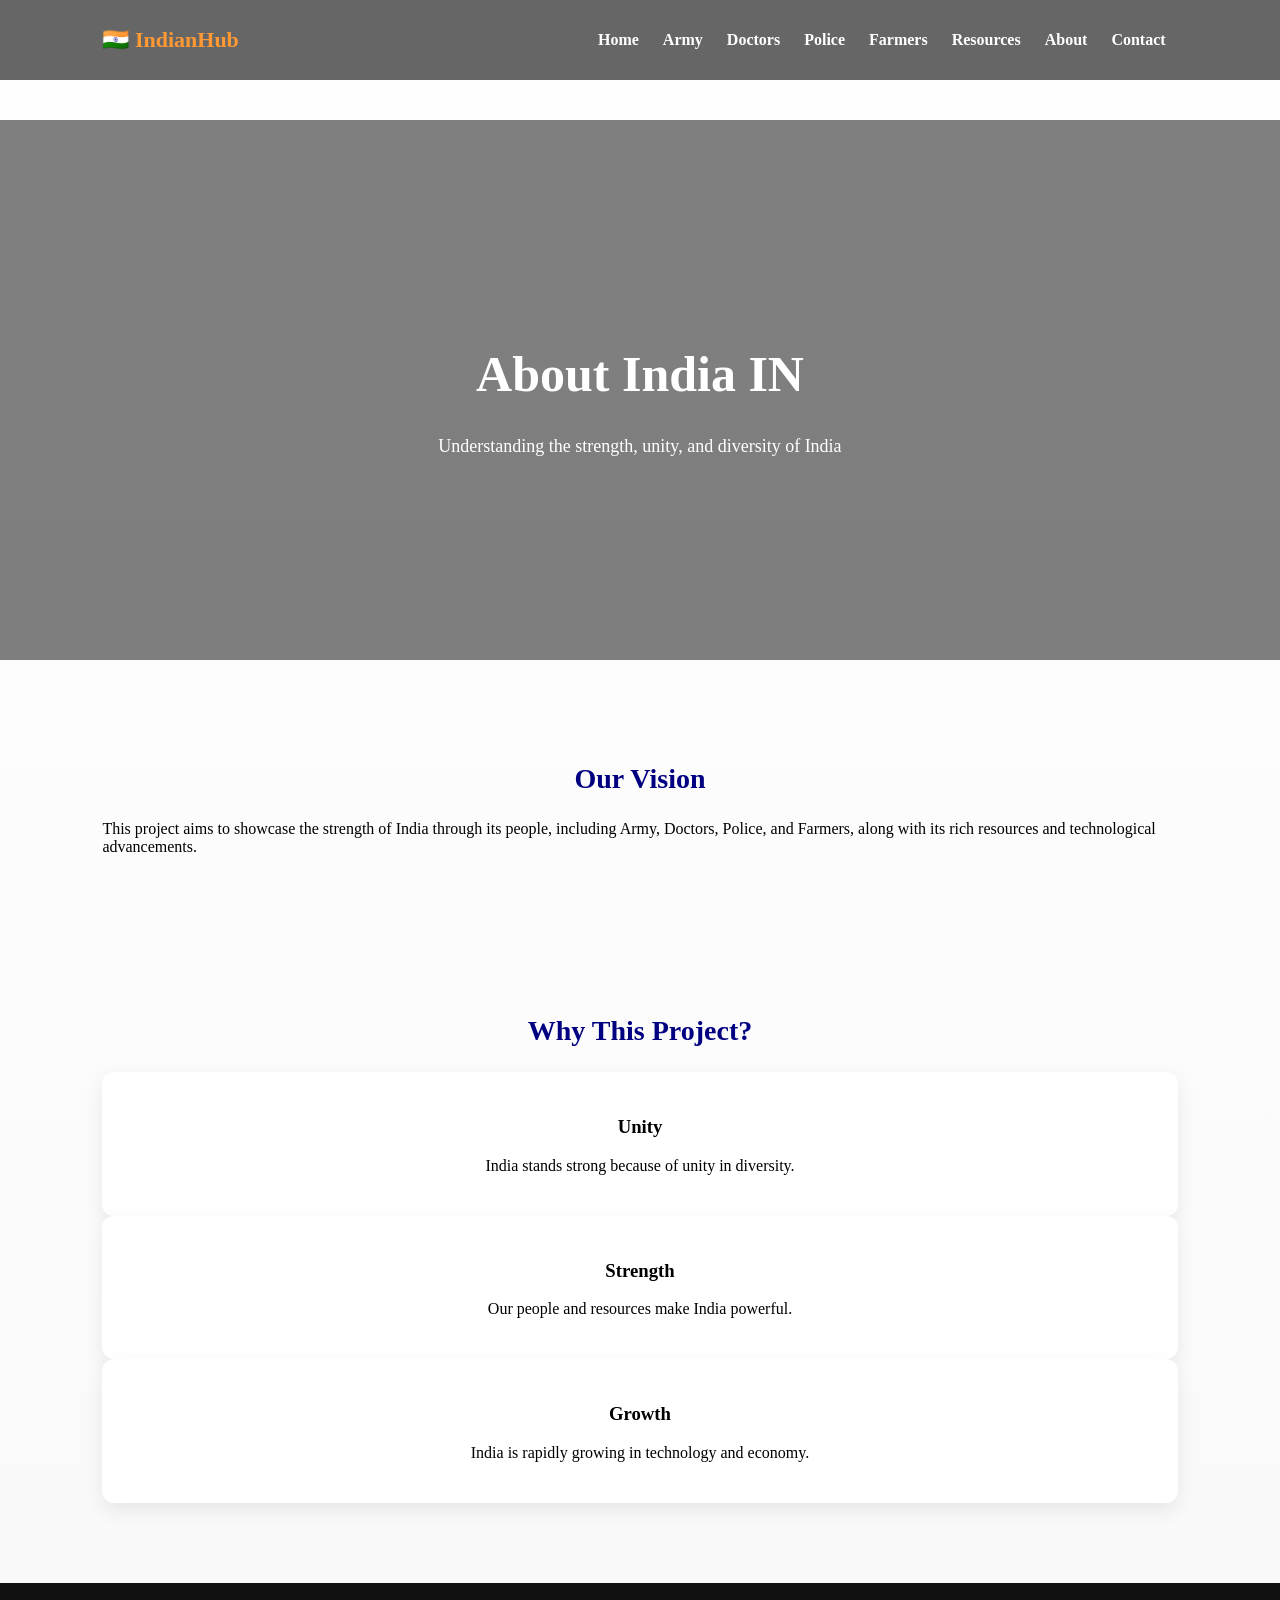
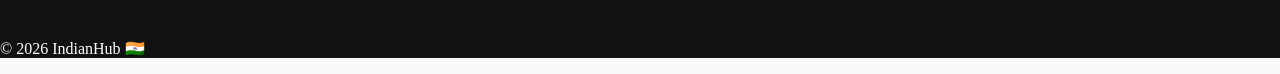
<file: about.html>
<!DOCTYPE html>
<html>
<head>
<title>About - IndianHub</title>
<link rel="stylesheet" href="style.css">
</head>
<body>

<!-- NAVBAR -->
<nav class="navbar">
    <div class="logo">🇮🇳 IndianHub</div>
    <ul class="nav-links">
        <li><a href="index.html">Home</a></li>
        <li><a href="army.html">Army</a></li>
        <li><a href="doctor.html">Doctors</a></li>
        <li><a href="police.html">Police</a></li>
        <li><a href="farmer.html">Farmers</a></li>
        <li><a href="resources.html">Resources</a></li>
        <li><a href="about.html">About</a></li>
        <li><a href="contact.html">Contact</a></li>
    </ul>
</nav>

<!-- HERO -->
<section class="hero about-hero">
    <h1>About India IN</h1>
    <p>Understanding the strength, unity, and diversity of India</p>
</section>

<!-- CONTENT -->
<section class="section">
    <h2>Our Vision</h2>
    <p>
        This project aims to showcase the strength of India through its people, 
        including Army, Doctors, Police, and Farmers, along with its rich resources 
        and technological advancements.
    </p>
</section>

<section class="section">
    <h2>Why This Project?</h2>
    <div class="grid">
        <div class="card">
            <h3>Unity</h3>
            <p>India stands strong because of unity in diversity.</p>
        </div>

        <div class="card">
            <h3>Strength</h3>
            <p>Our people and resources make India powerful.</p>
        </div>

        <div class="card">
            <h3>Growth</h3>
            <p>India is rapidly growing in technology and economy.</p>
        </div>
    </div>
</section>

<footer class="footer">
    <p>© 2026 IndianHub 🇮🇳</p>
</footer>

</body>
</html>
</file>
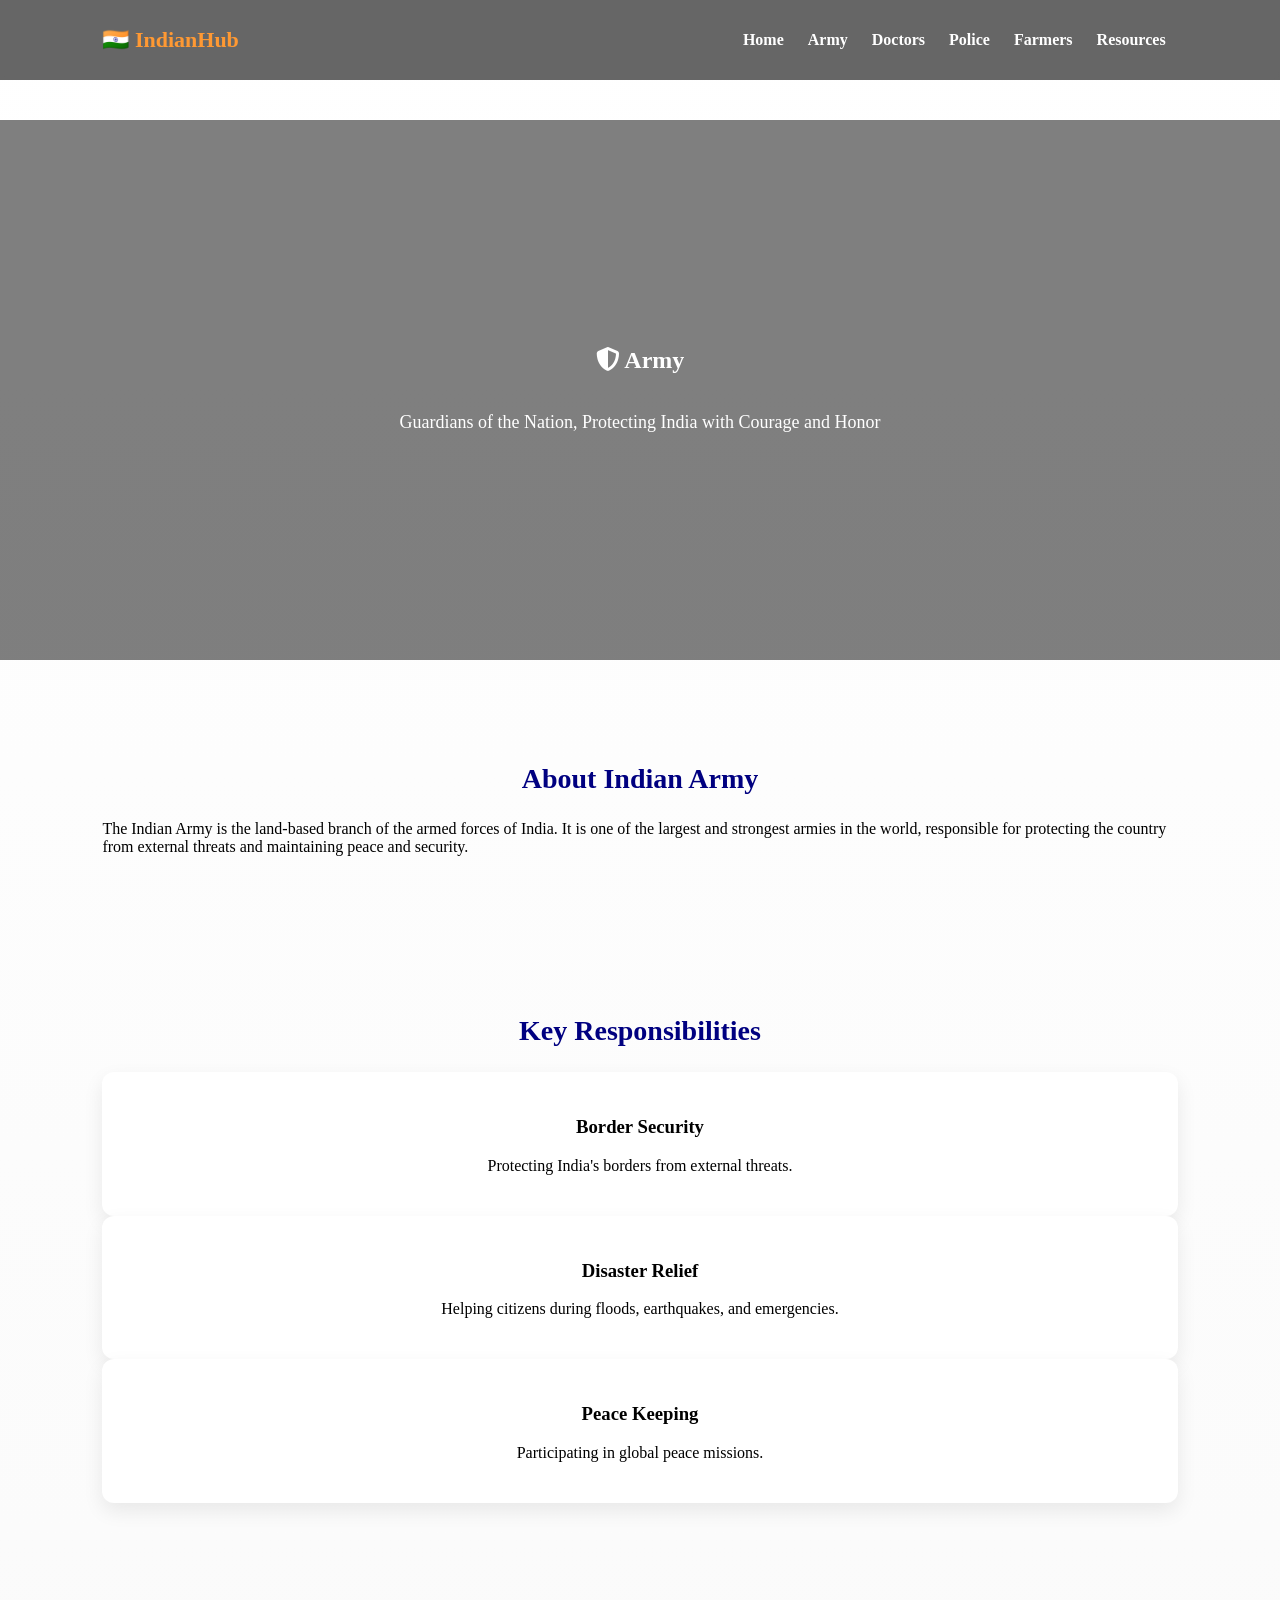
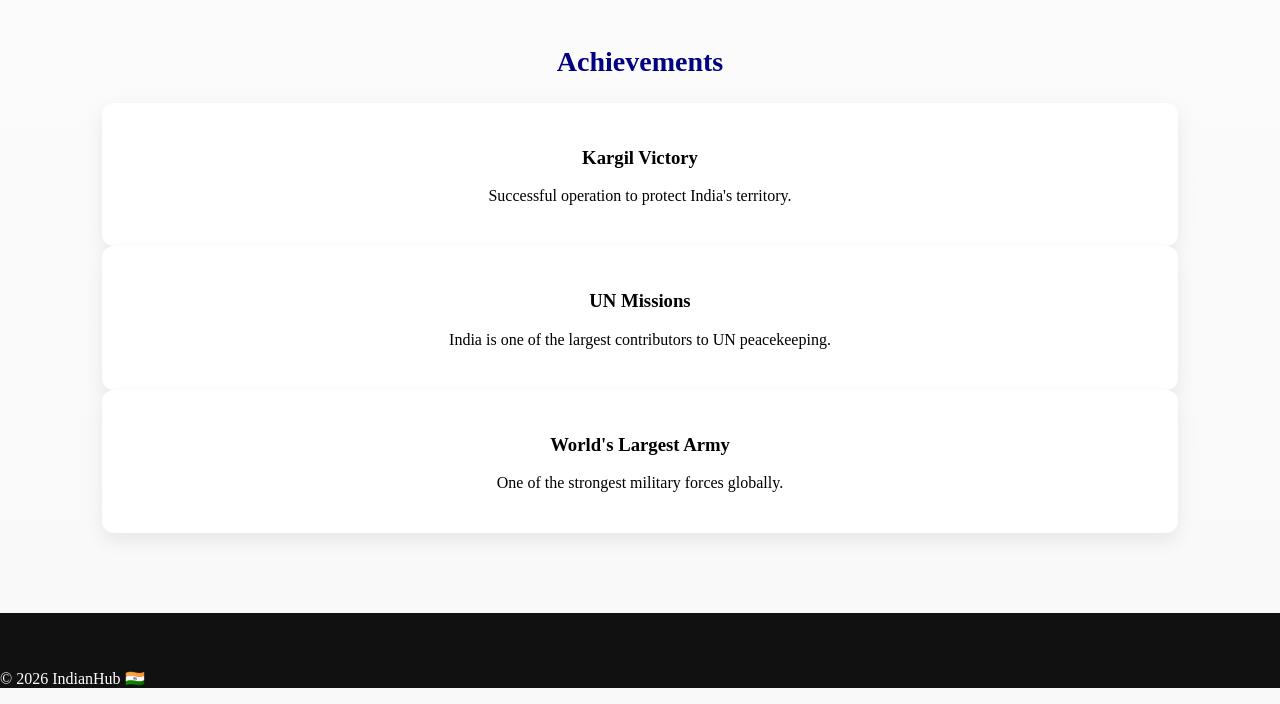
<file: army.html>
<!DOCTYPE html>
<html>

<head>
    <title>Indian Army</title>
    <link rel="stylesheet" href="style.css">
    <link rel="stylesheet" href="https://cdnjs.cloudflare.com/ajax/libs/font-awesome/6.5.0/css/all.min.css">
    <script>
        const sections = document.querySelectorAll('.section');

        window.addEventListener('scroll', () => {
            sections.forEach(sec => {
                const top = sec.getBoundingClientRect().top;
                if (top < window.innerHeight - 100) {
                    sec.classList.add('fade-in');
                }
            });
        });
    </script>
</head>

<body>

    <!-- NAVBAR -->
    <nav class="navbar">
        <div class="logo">🇮🇳 IndianHub</div>
        <ul class="nav-links">
            <li><a href="index.html">Home</a></li>
            <li><a href="army.html">Army</a></li>
            <li><a href="doctor.html">Doctors</a></li>
            <li><a href="police.html">Police</a></li>
            <li><a href="farmer.html">Farmers</a></li>
            <li><a href="resources.html">Resources</a></li>
        </ul>
    </nav>

    <!-- HERO -->
    <section class="hero army-hero">
        <h2><i class="fas fa-shield-alt"></i> Army</h2>
        <p>Guardians of the Nation, Protecting India with Courage and Honor</p>
    </section>

    <!-- ABOUT -->
    <section class="section">
        <h2>About Indian Army</h2>
        <p>
            The Indian Army is the land-based branch of the armed forces of India.
            It is one of the largest and strongest armies in the world, responsible for protecting
            the country from external threats and maintaining peace and security.
        </p>
    </section>

    <!-- ROLES -->
    <section class="section">
        <h2>Key Responsibilities</h2>

        <div class="grid">
            <div class="card">
                <h3>Border Security</h3>
                <p>Protecting India's borders from external threats.</p>
            </div>

            <div class="card">
                <h3>Disaster Relief</h3>
                <p>Helping citizens during floods, earthquakes, and emergencies.</p>
            </div>

            <div class="card">
                <h3>Peace Keeping</h3>
                <p>Participating in global peace missions.</p>
            </div>
        </div>
    </section>

    <!-- ACHIEVEMENTS -->
    <section class="section">
        <h2>Achievements</h2>

        <div class="grid">
            <div class="card">
                <h3>Kargil Victory</h3>
                <p>Successful operation to protect India's territory.</p>
            </div>

            <div class="card">
                <h3>UN Missions</h3>
                <p>India is one of the largest contributors to UN peacekeeping.</p>
            </div>

            <div class="card">
                <h3>World's Largest Army</h3>
                <p>One of the strongest military forces globally.</p>
            </div>
        </div>
    </section>

    <!-- FOOTER -->
    <footer class="footer">
        <p>© 2026 IndianHub 🇮🇳</p>
    </footer>

</body>

</html>
</file>
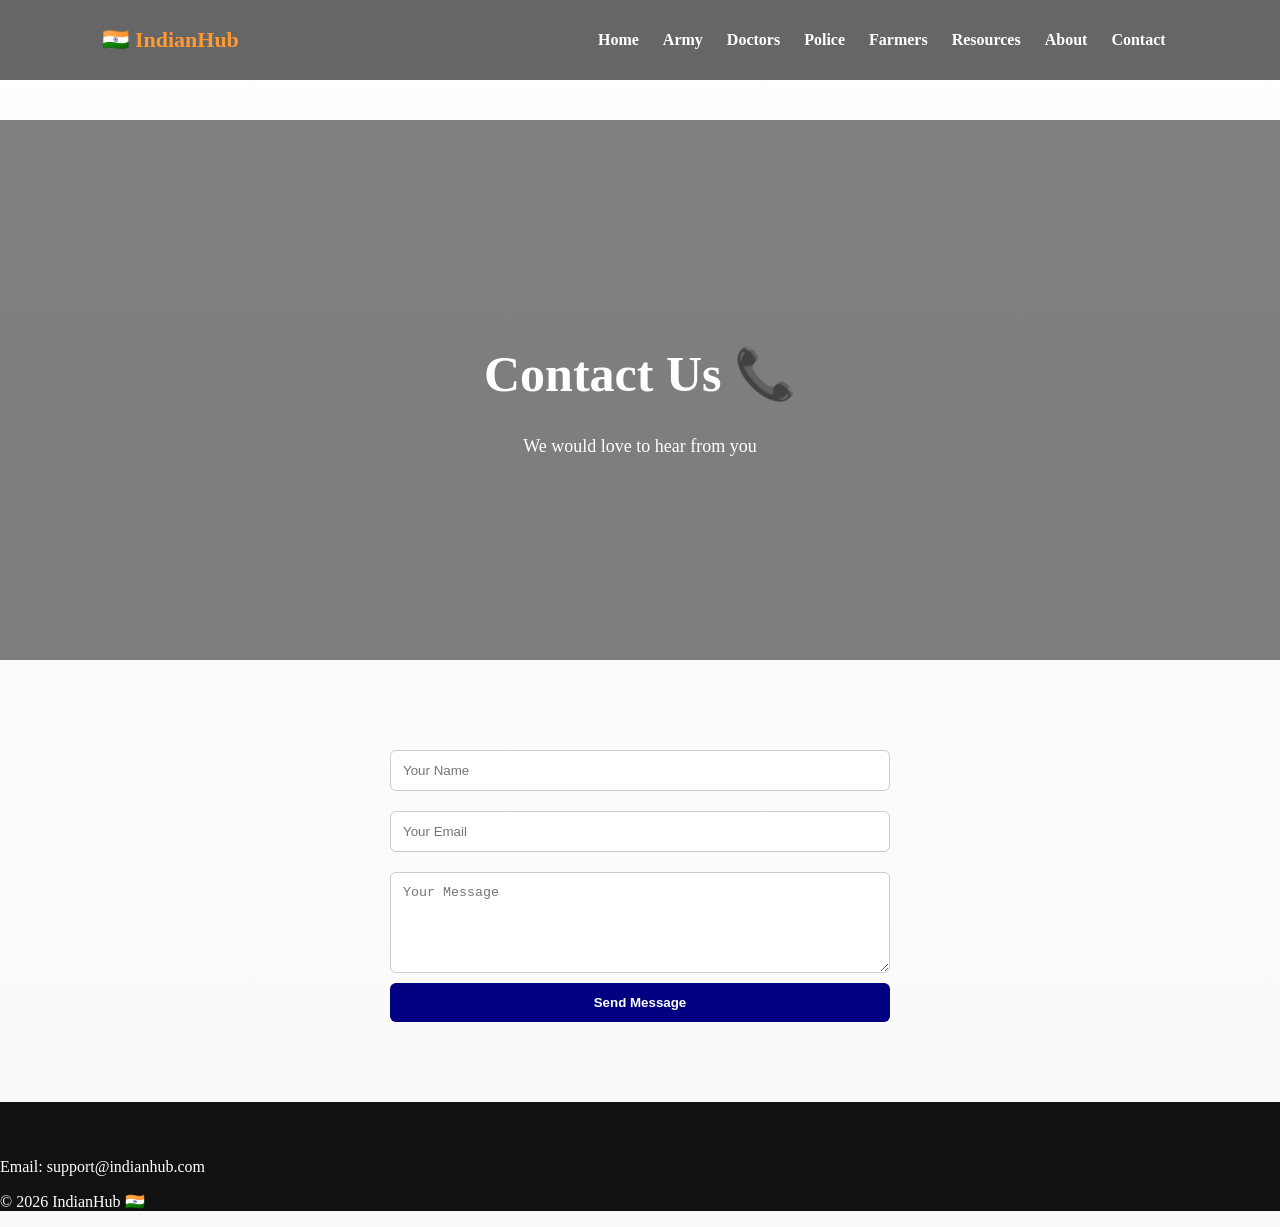
<file: contact.html>
<!DOCTYPE html>
<html>
<head>
<title>Contact - IndianHub</title>
<link rel="stylesheet" href="style.css">
</head>
<body>

<!-- NAVBAR -->
<nav class="navbar">
    <div class="logo">🇮🇳 IndianHub</div>
    <ul class="nav-links">
        <li><a href="index.html">Home</a></li>
        <li><a href="army.html">Army</a></li>
        <li><a href="doctor.html">Doctors</a></li>
        <li><a href="police.html">Police</a></li>
        <li><a href="farmer.html">Farmers</a></li>
        <li><a href="resources.html">Resources</a></li>
        <li><a href="about.html">About</a></li>
        <li><a href="contact.html">Contact</a></li>
    </ul>
</nav>

<!-- HERO -->
<section class="hero contact-hero">
    <h1>Contact Us 📞</h1>
    <p>We would love to hear from you</p>
</section>

<!-- FORM -->
<section class="section">

    <form class="contact-form">
        <input type="text" placeholder="Your Name" required>
        <input type="email" placeholder="Your Email" required>
        <textarea placeholder="Your Message" rows="5"></textarea>
        <button type="submit">Send Message</button>
    </form>

</section>

<footer class="footer">
    <p>Email: support@indianhub.com</p>
    <p>© 2026 IndianHub 🇮🇳</p>
</footer>

</body>
</html>
</file>
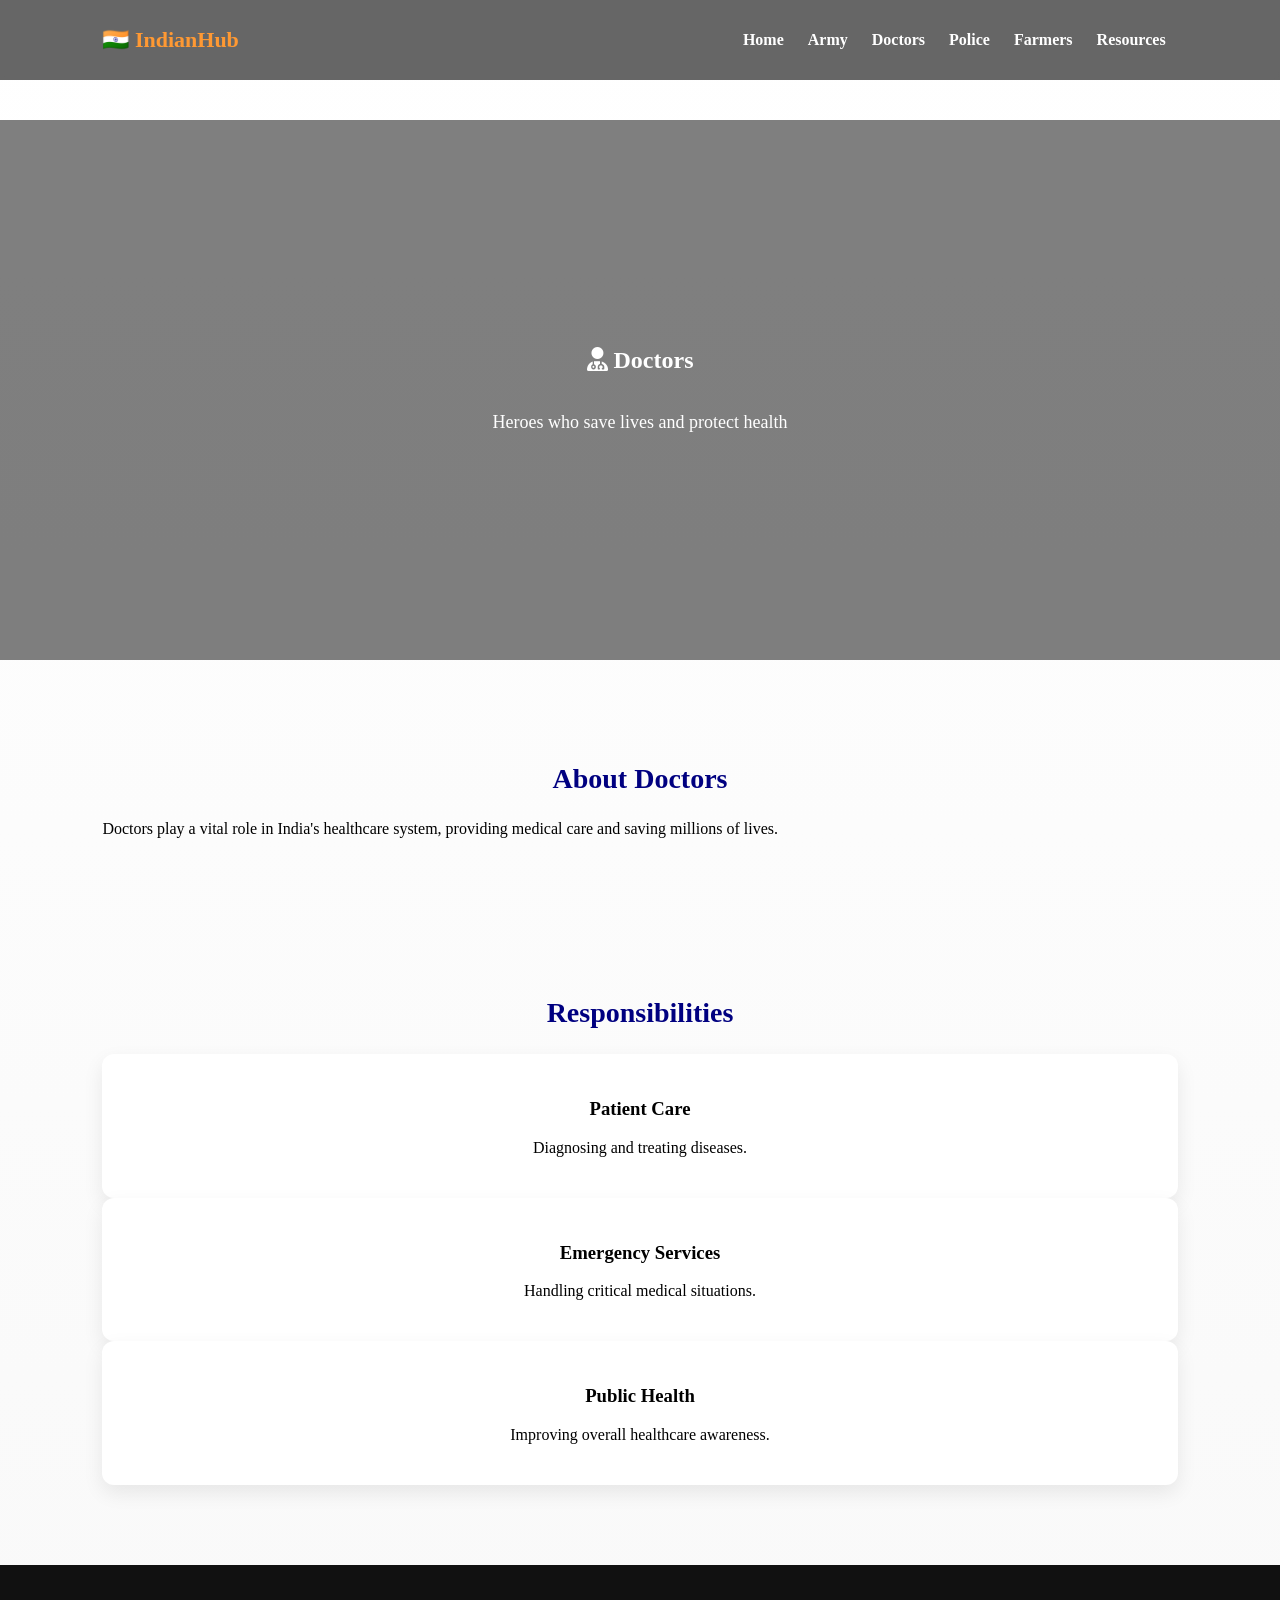
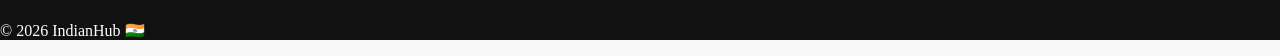
<file: doctor.html>
<!DOCTYPE html>
<html>

<head>
    <title>Doctors</title>
    <link rel="stylesheet" href="style.css">
    <link rel="stylesheet" href="https://cdnjs.cloudflare.com/ajax/libs/font-awesome/6.5.0/css/all.min.css">
    <script>
        const sections = document.querySelectorAll('.section');

        window.addEventListener('scroll', () => {
            sections.forEach(sec => {
                const top = sec.getBoundingClientRect().top;
                if (top < window.innerHeight - 100) {
                    sec.classList.add('fade-in');
                }
            });
        });
    </script>
</head>

<body>

    <nav class="navbar">
        <div class="logo">🇮🇳 IndianHub</div>
        <ul class="nav-links">
            <li><a href="index.html">Home</a></li>
            <li><a href="army.html">Army</a></li>
            <li><a href="doctor.html">Doctors</a></li>
            <li><a href="police.html">Police</a></li>
            <li><a href="farmer.html">Farmers</a></li>
            <li><a href="resources.html">Resources</a></li>
        </ul>
    </nav>

    <section class="hero doctors-hero">
        <h2><i class="fas fa-user-doctor"></i> Doctors</h2>
        <p>Heroes who save lives and protect health</p>
    </section>

    <section class="section">
        <h2>About Doctors</h2>
        <p>Doctors play a vital role in India's healthcare system, providing medical care and saving millions of lives.
        </p>
    </section>

    <section class="section">
        <h2>Responsibilities</h2>
        <div class="grid">
            <div class="card">
                <h3>Patient Care</h3>
                <p>Diagnosing and treating diseases.</p>
            </div>
            <div class="card">
                <h3>Emergency Services</h3>
                <p>Handling critical medical situations.</p>
            </div>
            <div class="card">
                <h3>Public Health</h3>
                <p>Improving overall healthcare awareness.</p>
            </div>
        </div>
    </section>

    <footer class="footer">
        <p>© 2026 IndianHub 🇮🇳</p>
    </footer>

</body>

</html>
</file>
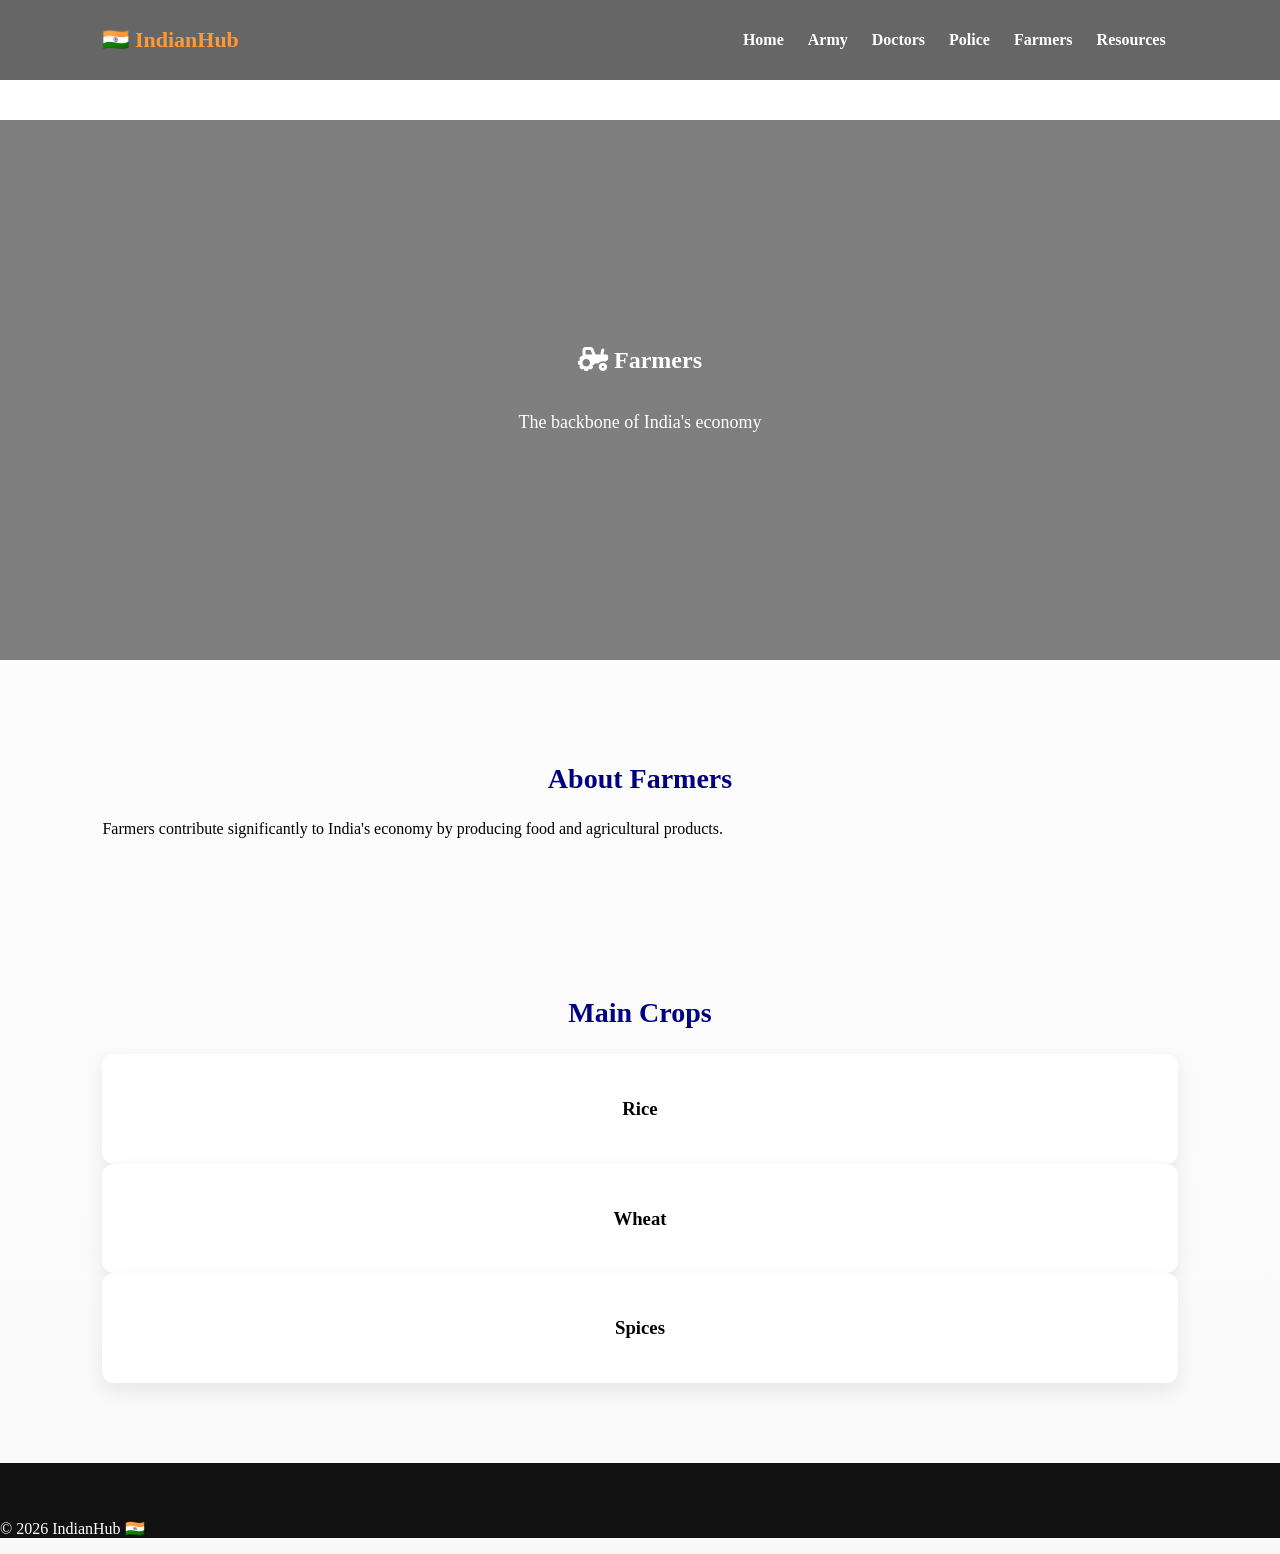
<file: farmer.html>
<!DOCTYPE html>
<html>

<head>
    <title>Farmers</title>
    <link rel="stylesheet" href="style.css">
    <link rel="stylesheet" href="https://cdnjs.cloudflare.com/ajax/libs/font-awesome/6.5.0/css/all.min.css">
    <script>
        const sections = document.querySelectorAll('.section');

        window.addEventListener('scroll', () => {
            sections.forEach(sec => {
                const top = sec.getBoundingClientRect().top;
                if (top < window.innerHeight - 100) {
                    sec.classList.add('fade-in');
                }
            });
        });
    </script>
</head>

<body>

    <nav class="navbar">
        <div class="logo">🇮🇳 IndianHub</div>
        <ul class="nav-links">
            <li><a href="index.html">Home</a></li>
            <li><a href="army.html">Army</a></li>
            <li><a href="doctor.html">Doctors</a></li>
            <li><a href="police.html">Police</a></li>
            <li><a href="farmer.html">Farmers</a></li>
            <li><a href="resources.html">Resources</a></li>
        </ul>
    </nav>

    <section class="hero farmers-hero">
        <h2><i class="fas fa-tractor"></i> Farmers</h2>
        <p>The backbone of India's economy</p>
    </section>

    <section class="section">
        <h2>About Farmers</h2>
        <p>Farmers contribute significantly to India's economy by producing food and agricultural products.</p>
    </section>

    <section class="section">
        <h2>Main Crops</h2>
        <div class="grid">
            <div class="card">
                <h3>Rice</h3>
            </div>
            <div class="card">
                <h3>Wheat</h3>
            </div>
            <div class="card">
                <h3>Spices</h3>
            </div>
        </div>
    </section>

    <footer class="footer">
        <p>© 2026 IndianHub 🇮🇳</p>
    </footer>

</body>

</html>
</file>
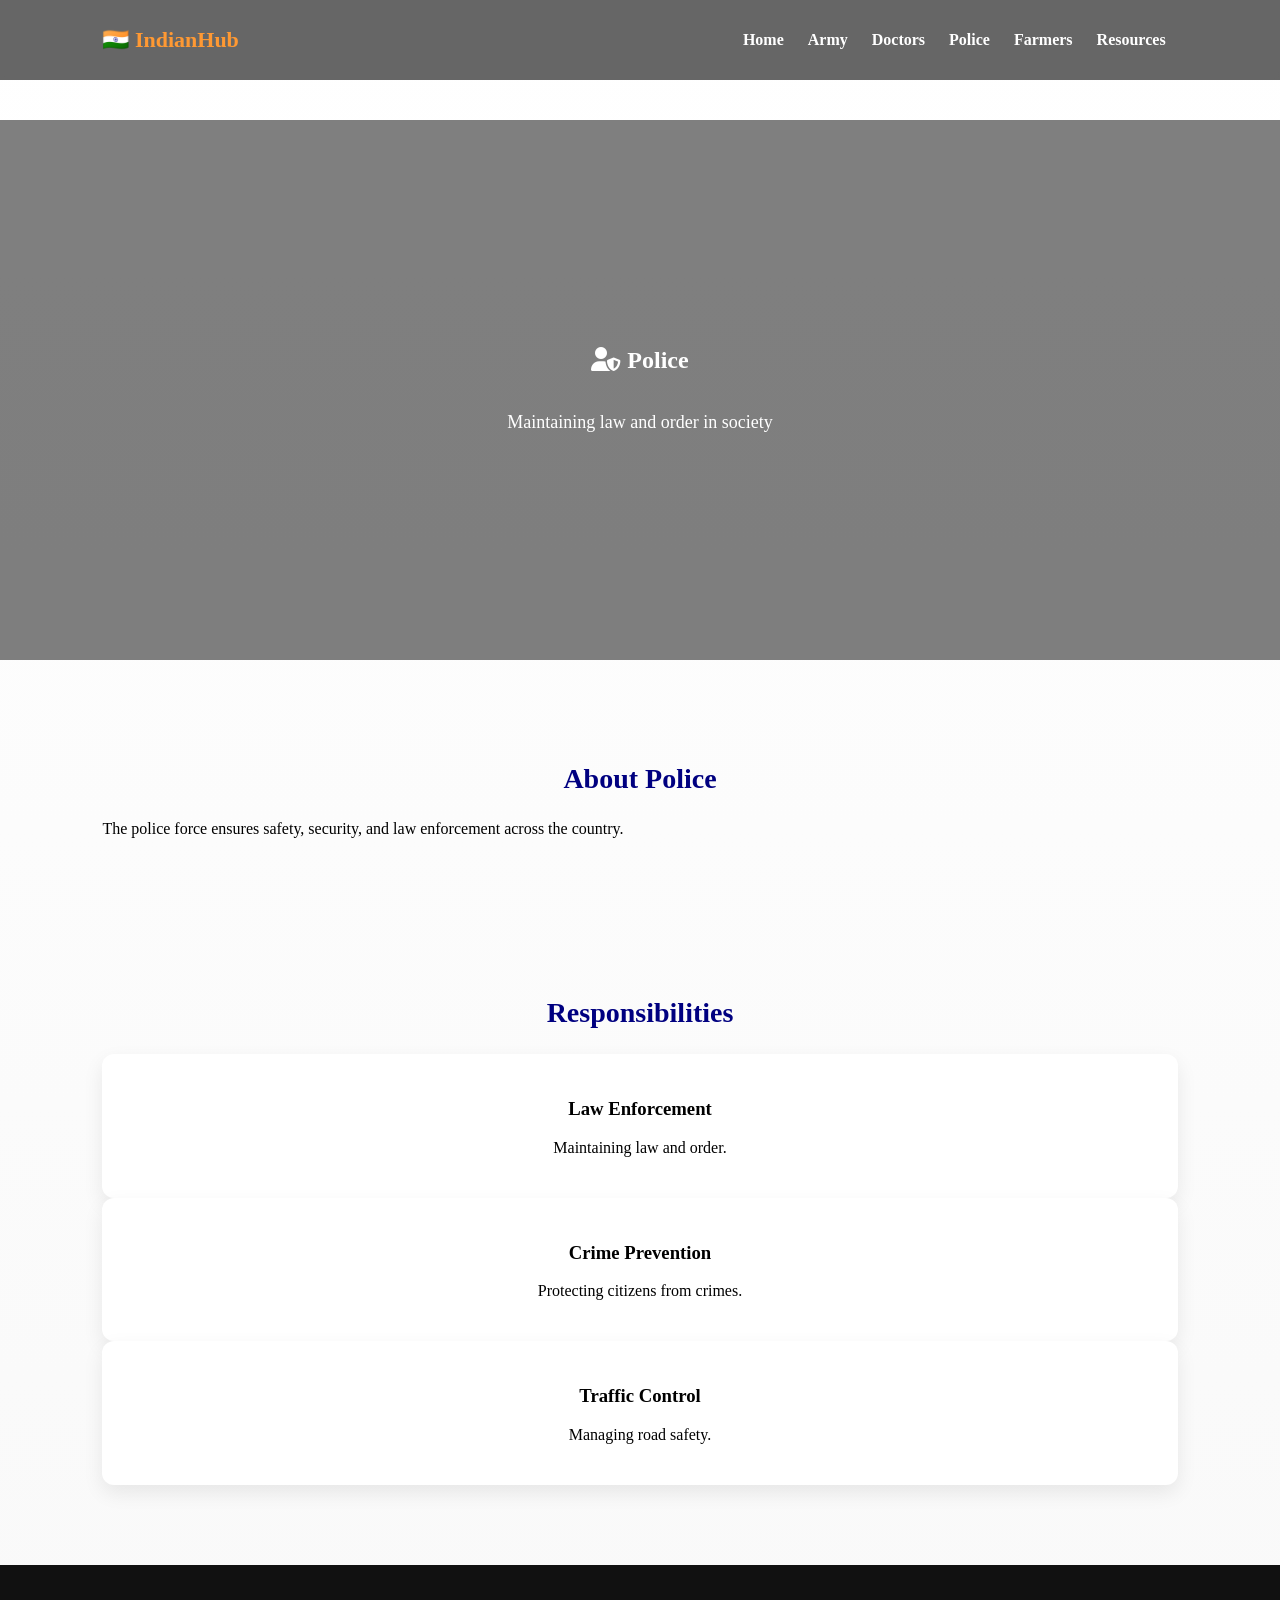
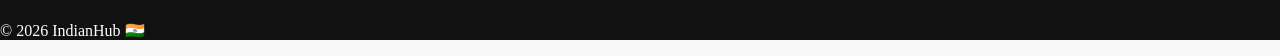
<file: police.html>
<!DOCTYPE html>
<html>

<head>
    <title>Police</title>
    <link rel="stylesheet" href="style.css">
    <link rel="stylesheet" href="https://cdnjs.cloudflare.com/ajax/libs/font-awesome/6.5.0/css/all.min.css">
    <script>
        const sections = document.querySelectorAll('.section');

        window.addEventListener('scroll', () => {
            sections.forEach(sec => {
                const top = sec.getBoundingClientRect().top;
                if (top < window.innerHeight - 100) {
                    sec.classList.add('fade-in');
                }
            });
        });
    </script>
</head>

<body>

    <nav class="navbar">
        <div class="logo">🇮🇳 IndianHub</div>
        <ul class="nav-links">
            <li><a href="index.html">Home</a></li>
            <li><a href="army.html">Army</a></li>
            <li><a href="doctor.html">Doctors</a></li>
            <li><a href="police.html">Police</a></li>
            <li><a href="farmer.html">Farmers</a></li>
            <li><a href="resources.html">Resources</a></li>
        </ul>
    </nav>

    <section class="hero police-hero">
        <h2><i class="fas fa-user-shield"></i> Police</h2>
        <p>Maintaining law and order in society</p>
    </section>

    <section class="section">
        <h2>About Police</h2>
        <p>The police force ensures safety, security, and law enforcement across the country.</p>
    </section>

    <section class="section">
        <h2>Responsibilities</h2>
        <div class="grid">
            <div class="card">
                <h3>Law Enforcement</h3>
                <p>Maintaining law and order.</p>
            </div>
            <div class="card">
                <h3>Crime Prevention</h3>
                <p>Protecting citizens from crimes.</p>
            </div>
            <div class="card">
                <h3>Traffic Control</h3>
                <p>Managing road safety.</p>
            </div>
        </div>
    </section>

    <footer class="footer">
        <p>© 2026 IndianHub 🇮🇳</p>
    </footer>

</body>

</html>
</file>
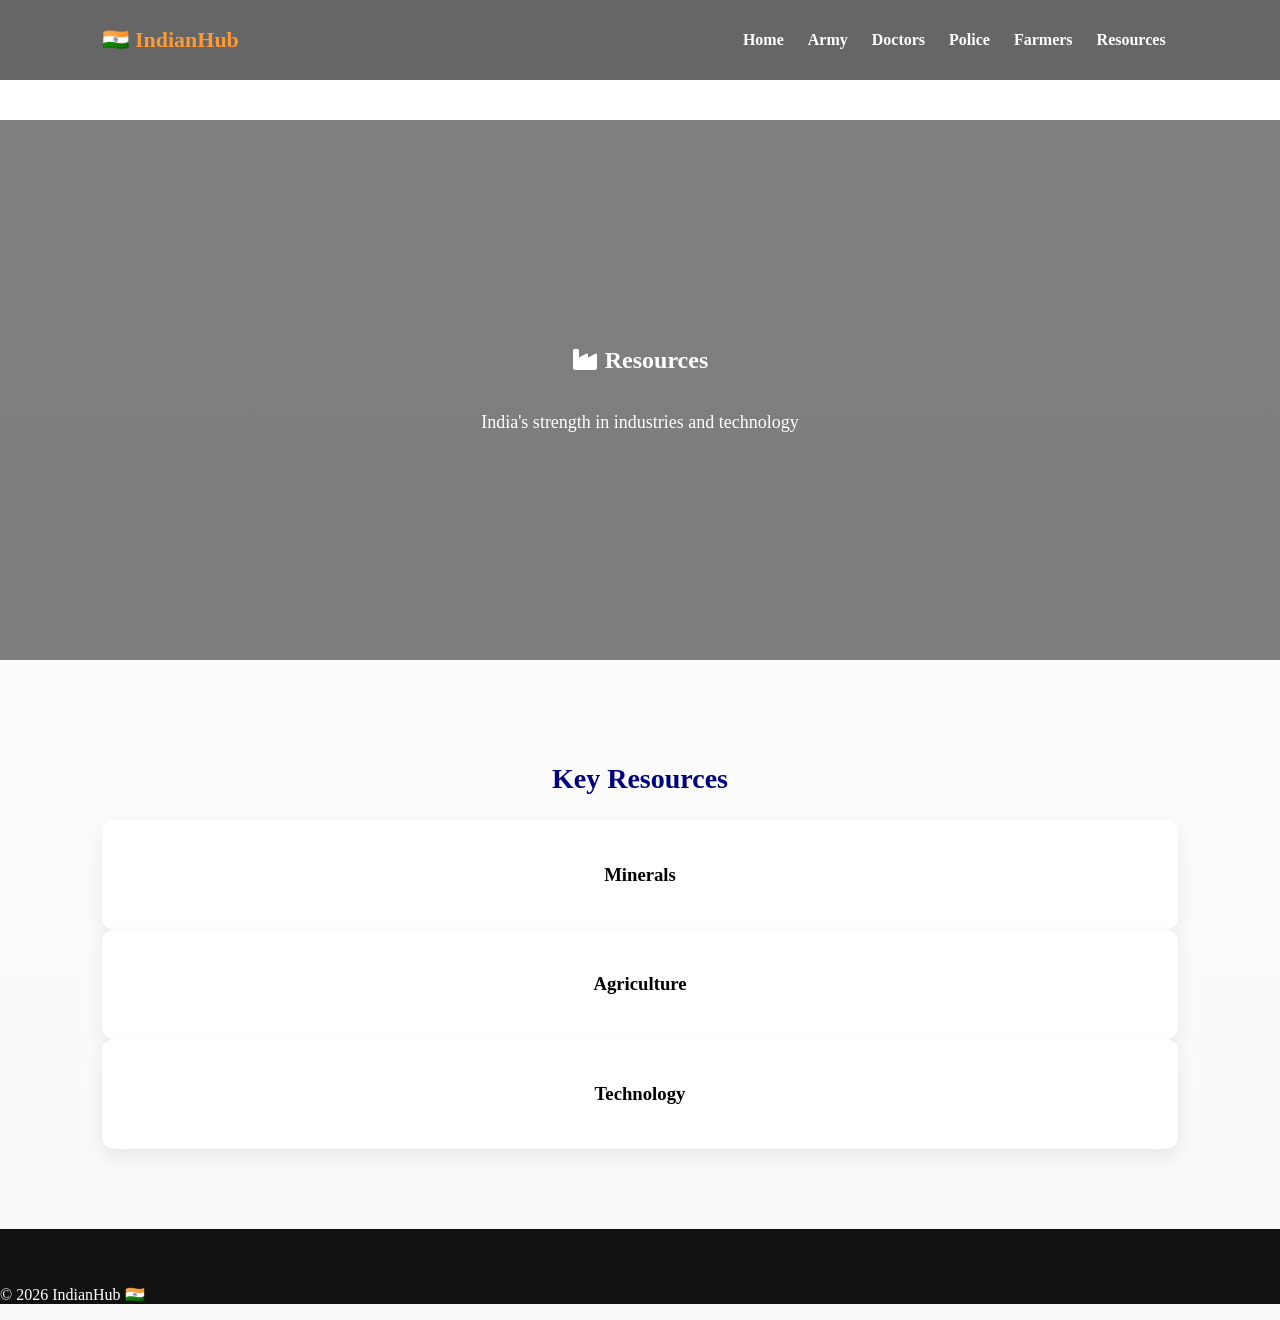
<file: resources.html>
<!DOCTYPE html>
<html>

<head>
    <title>Resources</title>
    <link rel="stylesheet" href="style.css">
    <link rel="stylesheet" href="https://cdnjs.cloudflare.com/ajax/libs/font-awesome/6.5.0/css/all.min.css">
    <script>
        const sections = document.querySelectorAll('.section');

        window.addEventListener('scroll', () => {
            sections.forEach(sec => {
                const top = sec.getBoundingClientRect().top;
                if (top < window.innerHeight - 100) {
                    sec.classList.add('fade-in');
                }
            });
        });
    </script>
</head>

<body>

    <nav class="navbar">
        <div class="logo">🇮🇳 IndianHub</div>
        <ul class="nav-links">
            <li><a href="index.html">Home</a></li>
            <li><a href="army.html">Army</a></li>
            <li><a href="doctor.html">Doctors</a></li>
            <li><a href="police.html">Police</a></li>
            <li><a href="farmer.html">Farmers</a></li>
            <li><a href="resources.html">Resources</a></li>
        </ul>
    </nav>

    <section class="hero resources-hero">
        <h2><i class="fas fa-industry"></i> Resources</h2>
        <p>India's strength in industries and technology</p>
    </section>

    <section class="section">
        <h2>Key Resources</h2>
        <div class="grid">
            <div class="card">
                <h3>Minerals</h3>
            </div>
            <div class="card">
                <h3>Agriculture</h3>
            </div>
            <div class="card">
                <h3>Technology</h3>
            </div>
        </div>
    </section>

    <footer class="footer">
        <p>© 2026 IndianHub 🇮🇳</p>
    </footer>

</body>

</html>
</file>
<file: style.css>
body {
    background: linear-gradient(to bottom, #ffffff, #f9f9f9);
    margin: 0;
}


/* NAVBAR */
.navbar {
    display: flex;
    justify-content: space-between;   /* better spacing */
    align-items: center;
    padding: 0 8%;
    backdrop-filter: blur(8px);

    height: 80px;
   

    /* Background with overlay */
    background-image: linear-gradient(rgba(0,0,0,0.6), rgba(0,0,0,0.6)),
                      url("https://tse2.mm.bing.net/th/id/OIP.grfGGJnUlkmc9xJ7X9PS8wHaEK?pid=Api&P=0&h=180");

    background-size: cover;
    background-position: center;
    background-repeat: no-repeat;

    position: sticky;
    top: 0;
    z-index: 1000;
}

/* LOGO */
.logo {
    font-size: 22px;
    font-weight: bold;
    color: #ff9933;
}

/* NAV LINKS */
.nav-links {
    display: flex;
    list-style: none;
}

/* SPACE BETWEEN LINKS */
.nav-links li {
    margin: 0 12px;
}

/* LINK STYLE */
.nav-links a {
    text-decoration: none;
    color: white;   /* important for visibility */
    font-weight: 600;
    position: relative;
}

/* HOVER EFFECT */
.nav-links a::after {
    content: "";
    position: absolute;
    width: 0%;
    height: 2px;
    background: #138808;
    left: 0;
    bottom: -5px;
    transition: 0.3s;
}

.nav-links a:hover::after {
    width: 100%;
}

/* RESPONSIVE */
@media (max-width: 768px) {
    .navbar {
        flex-direction: column;
        height: auto;
        padding: 10px;
    }

    .nav-links {
        flex-direction: column;
        align-items: center;
    }

    .nav-links li {
        margin: 10px 0;
    }
}

section {
    margin-top: 40px;
}
.hero {
    height: 90vh;
    display: flex;
    flex-direction: column;
    justify-content: center;
    align-items: center;

    background: linear-gradient(rgba(0,0,0,0.5), rgba(0,0,0,0.5)),
                url("https://images.unsplash.com/photo-1587474260584-136574528ed5");

    background-size: cover;
    background-position: center;

    color: white;
    text-align: center;
}

.hero h1 {
    font-size: 50px;
    margin-bottom: 15px;
}

.hero p {
    font-size: 18px;
    margin-bottom: 20px;
}

.hero button {
    padding: 12px 25px;
    background: #ff9933;
    border: none;
    border-radius: 5px;
    color: white;
    font-size: 16px;
    cursor: pointer;
    transition: 0.3s;
}

.hero button:hover {
    background: #e68a00;
}
.categories {
    display: grid;
    grid-template-columns: repeat(auto-fit, minmax(220px, 1fr));
    gap: 20px;
    padding: 40px 8%;
}

.card {
    background: white;
    padding: 25px;
    border-radius: 12px;
    text-align: center;
    box-shadow: 0 8px 20px rgba(0,0,0,0.08);
    transition: 0.3s;
}

.card:hover {
    transform: translateY(-10px);
}

.card h2 {
    margin-bottom: 10px;
    font-size: 22px;

}

/* FOOTER */
.footer {
    background: #111;
    color: #fff;
    padding-top: 40px;
    margin-top: 40px;
}

/* Container */
.footer-container {
    display: grid;
    grid-template-columns: repeat(auto-fit, minmax(200px, 1fr));
    gap: 30px;
    padding: 0 8%;
}

/* Columns */
.footer-col h3,
.footer-col h4 {
    margin-bottom: 15px;
    color: #ff9933; /* saffron */
}

.footer-col p {
    font-size: 14px;
    line-height: 1.6;
}

/* Links */
.footer-col ul {
    list-style: none;
}

.footer-col ul li {
    margin-bottom: 10px;
}

.footer-col ul li a {
    text-decoration: none;
    color: #ccc;
    font-size: 14px;
}

.footer-col ul li a:hover {
    color: #138808; /* green */
}

/* Bottom */
.footer-bottom {
    text-align: center;
    padding: 15px;
    margin-top: 20px;
    border-top: 1px solid #333;
    font-size: 14px;
}



/* Section */
.section {
    padding: 40px 8%;
}

.section h2 {
    margin-bottom: 20px;
}

/* Army Hero */
.army-hero {
    height: 60vh;
    background: linear-gradient(rgba(0,0,0,0.5), rgba(0,0,0,0.5)),
                url("https://ssbcrackexams.com/wp-content/uploads/2024/06/Indian-Army.jpg");

    background-size: cover;
    background-position: center;

    color: white;
    display: flex;
    flex-direction: column;
    justify-content: center;
    align-items: center;
}

.doctors-hero {
    background: linear-gradient(rgba(0,0,0,0.5), rgba(0,0,0,0.5)),
                url("https://tse1.mm.bing.net/th/id/OIP.ShYiChwuJtT4C8kCM7kAuQHaE7?pid=Api&P=0&h=180");
}

.police-hero {
    background: linear-gradient(rgba(0,0,0,0.5), rgba(0,0,0,0.5)),
                url("https://tse4.mm.bing.net/th/id/OIP.iq4ksZqMDyU8wuyvNrxVdAHaEK?pid=Api&P=0&h=180");
}

.farmers-hero {
    background: linear-gradient(rgba(0,0,0,0.5), rgba(0,0,0,0.5)),
                url("https://tse1.mm.bing.net/th/id/OIP.8GpxaT_Y6b9JVuIQ4JJEdgHaDK?pid=Api&P=0&h=180");
}

.resources-hero {
    background: linear-gradient(rgba(0,0,0,0.5), rgba(0,0,0,0.5)),
                url("https://tse2.mm.bing.net/th/id/OIP.haT4sJcRao__h4kaY01BdgHaDF?pid=Api&P=0&h=180");
}

.hero {
    height: 60vh;
    background-size: cover;
    background-position: center;
    color: white;
    display: flex;
    justify-content: center;
    align-items: center;
    flex-direction: column;
}

/* Smooth fade-in animation */
.fade-in {
    opacity: 0;
    transform: translateY(30px);
    animation: fadeIn 1s ease forwards;
}

@keyframes fadeIn {
    to {
        opacity: 1;
        transform: translateY(0);
    }
}

.card i {
    margin-right: 8px;
    color: #ff9933; /* saffron */
}

button {
    padding: 12px 25px;
    background: linear-gradient(45deg, #ff9933, #138808);
    border: none;
    border-radius: 25px;
    color: white;
    font-weight: bold;
    cursor: pointer;
    transition: 0.3s;
}

button:hover {
    transform: scale(1.05);
}

.section h2 {
    text-align: center;
    font-size: 28px;
    margin-bottom: 25px;
    color: #000080;
}

@media(max-width:768px) {
    .hero h1 {
        font-size: 28px;
    }

    .hero p {
        font-size: 14px;
    }
}

.explore-grid {
    display: grid;
    grid-template-columns: repeat(auto-fit, minmax(250px, 1fr));
    gap: 25px;
}

/* Card */
.explore-card {
    display: block;
    text-decoration: none;
    color: black;
    border-radius: 12px;
    overflow: hidden;
    box-shadow: 0 8px 20px rgba(0,0,0,0.1);
    transition: 0.3s;
    background: white;
}

/* Image */
.explore-card img {
    width: 100%;
    height: 180px;
    object-fit: cover;
}

/* Title */
.explore-card h3 {
    padding: 15px;
    text-align: center;
}

/* Hover Effect */
.explore-card:hover {
    transform: translateY(-10px);
}

.explore-card {
    opacity: 0;
    transform: translateY(20px);
    animation: fadeIn 0.8s ease forwards;
}

@keyframes fadeIn {
    to {
        opacity: 1;
        transform: translateY(0);
    }
}

.explore-card {
    position: relative;
}

.explore-card::after {
    content: "Explore →";
    position: absolute;
    bottom: 10px;
    right: 15px;
    background: rgba(0,0,0,0.6);
    color: white;
    padding: 5px 10px;
    border-radius: 5px;
    opacity: 0;
    transition: 0.3s;
}

.explore-card:hover::after {
    opacity: 1;
}
.about-india {
    padding: 50px 10%;
    text-align: center;
    background: white;
}

.about-india h2 {
    font-size: 28px;
    margin-bottom: 15px;
    color: #000080;
}

.about-india p {
    color: #555;
    line-height: 1.6;
}

/* About Hero */
.about-hero {
    background: linear-gradient(rgba(0,0,0,0.5), rgba(0,0,0,0.5)),
                url("https://images.unsplash.com/photo-1524492412937-b28074a5d7da");
}

/* Contact Hero */
.contact-hero {
    background: linear-gradient(rgba(0,0,0,0.5), rgba(0,0,0,0.5)),
                url("https://images.unsplash.com/photo-1521791136064-7986c2920216");
}

/* Contact Form */
.contact-form {
    max-width: 500px;
    margin: auto;
    display: flex;
    flex-direction: column;
}

.contact-form input,
.contact-form textarea {
    margin: 10px 0;
    padding: 12px;
    border: 1px solid #ccc;
    border-radius: 6px;
}

.contact-form button {
    background: #000080;
    color: white;
    padding: 12px;
    border: none;
    border-radius: 6px;
}
</file>
